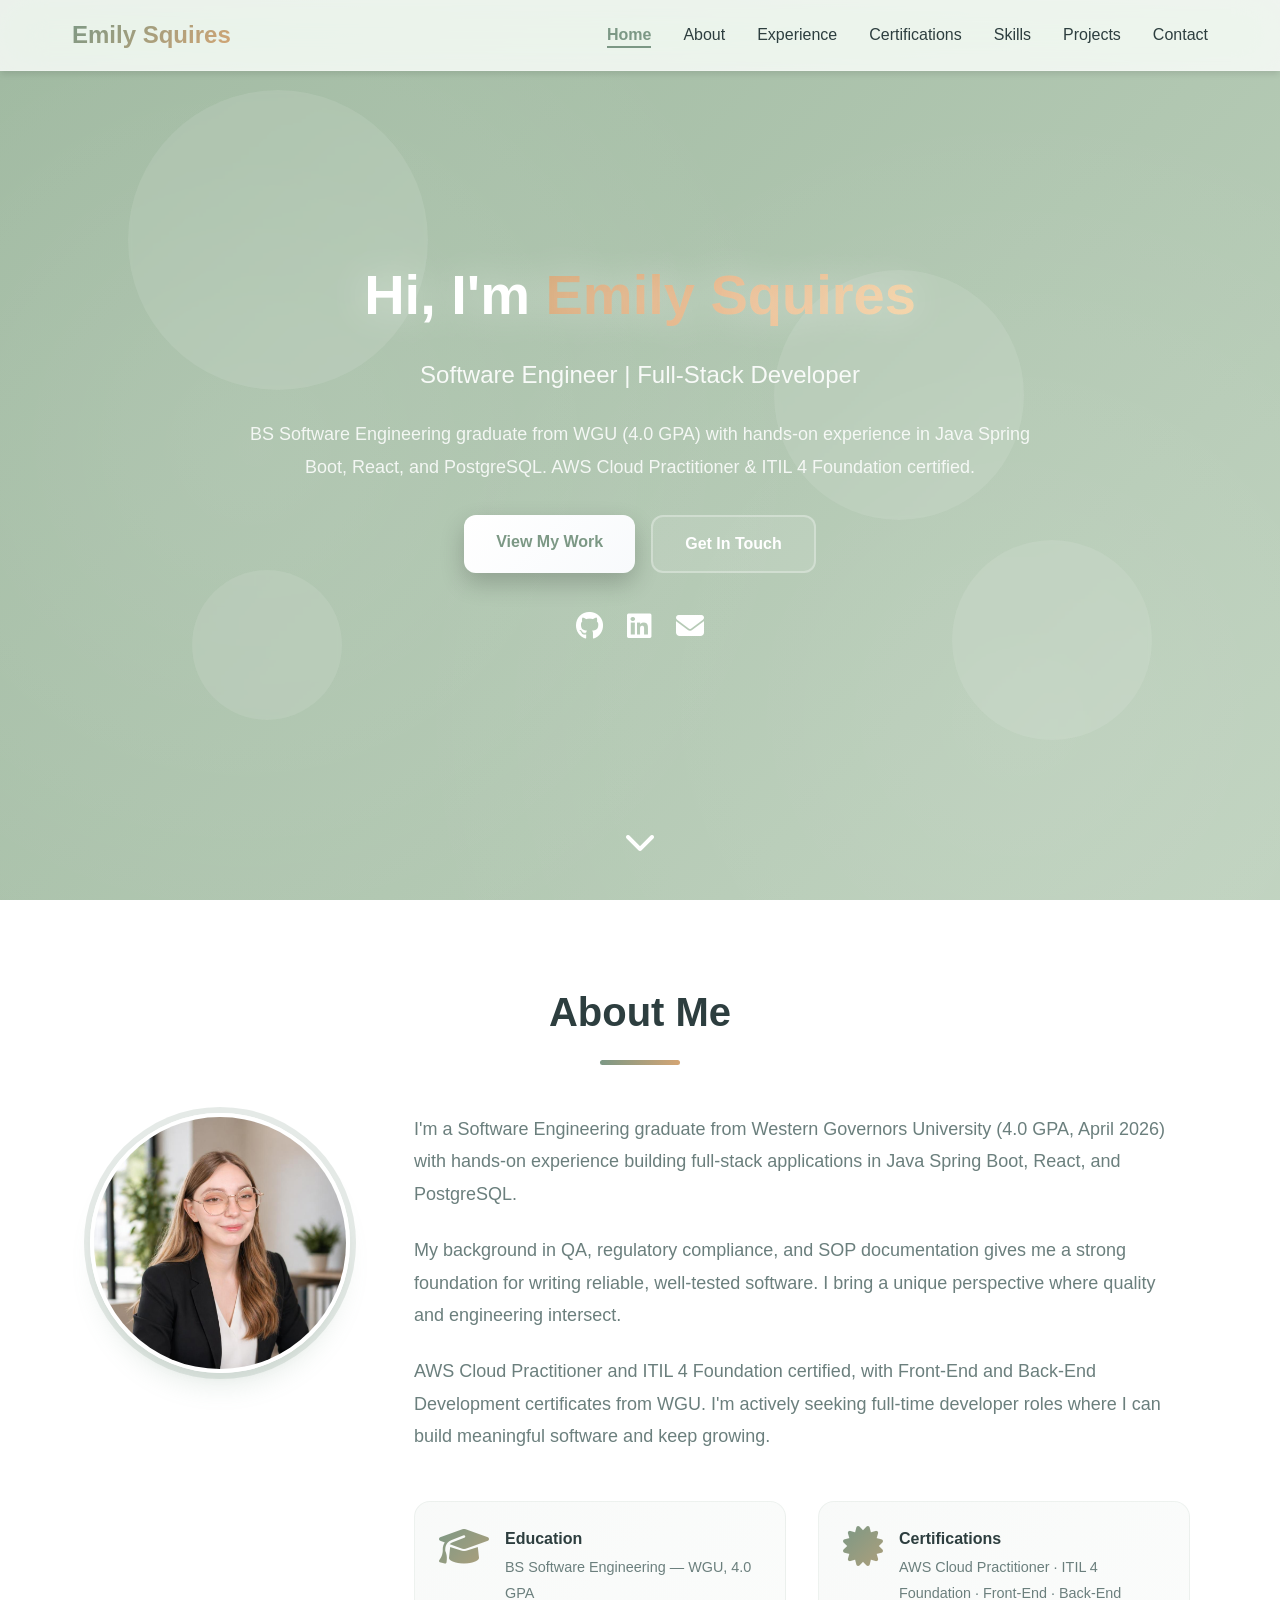
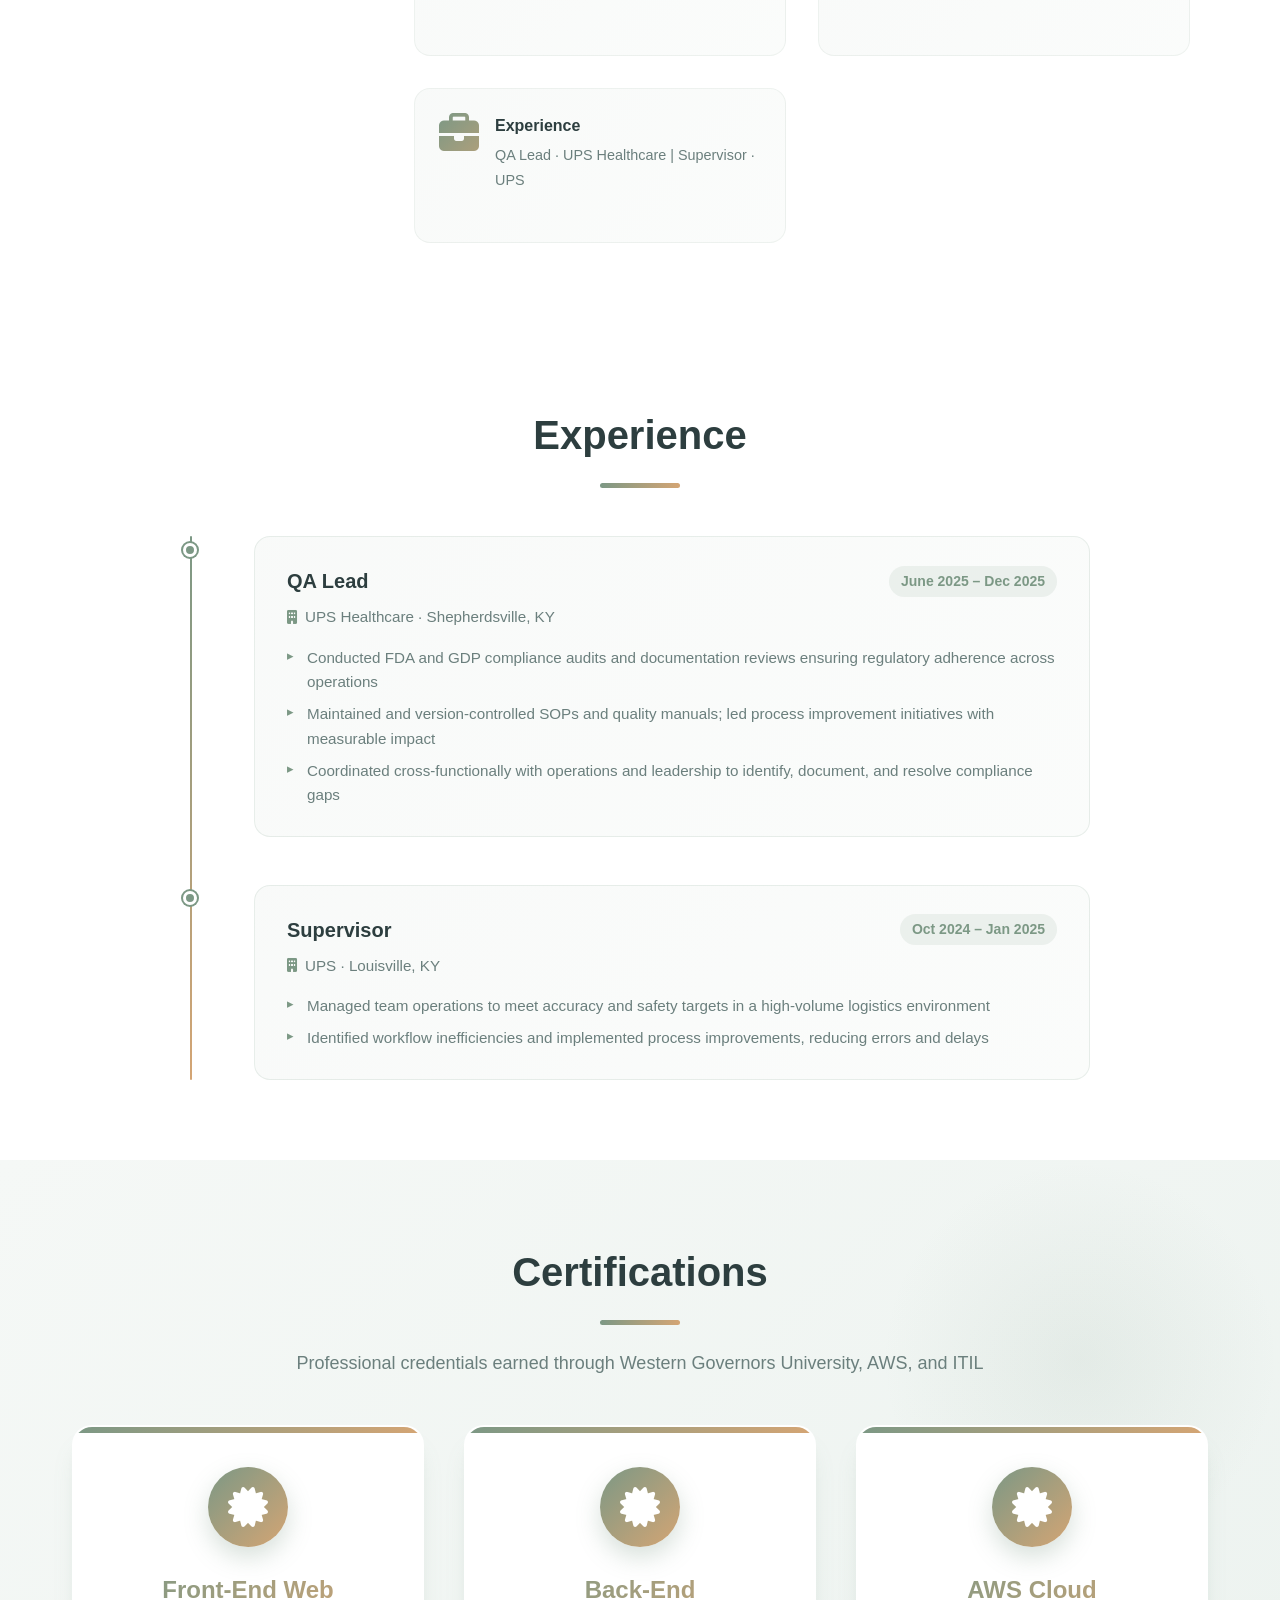
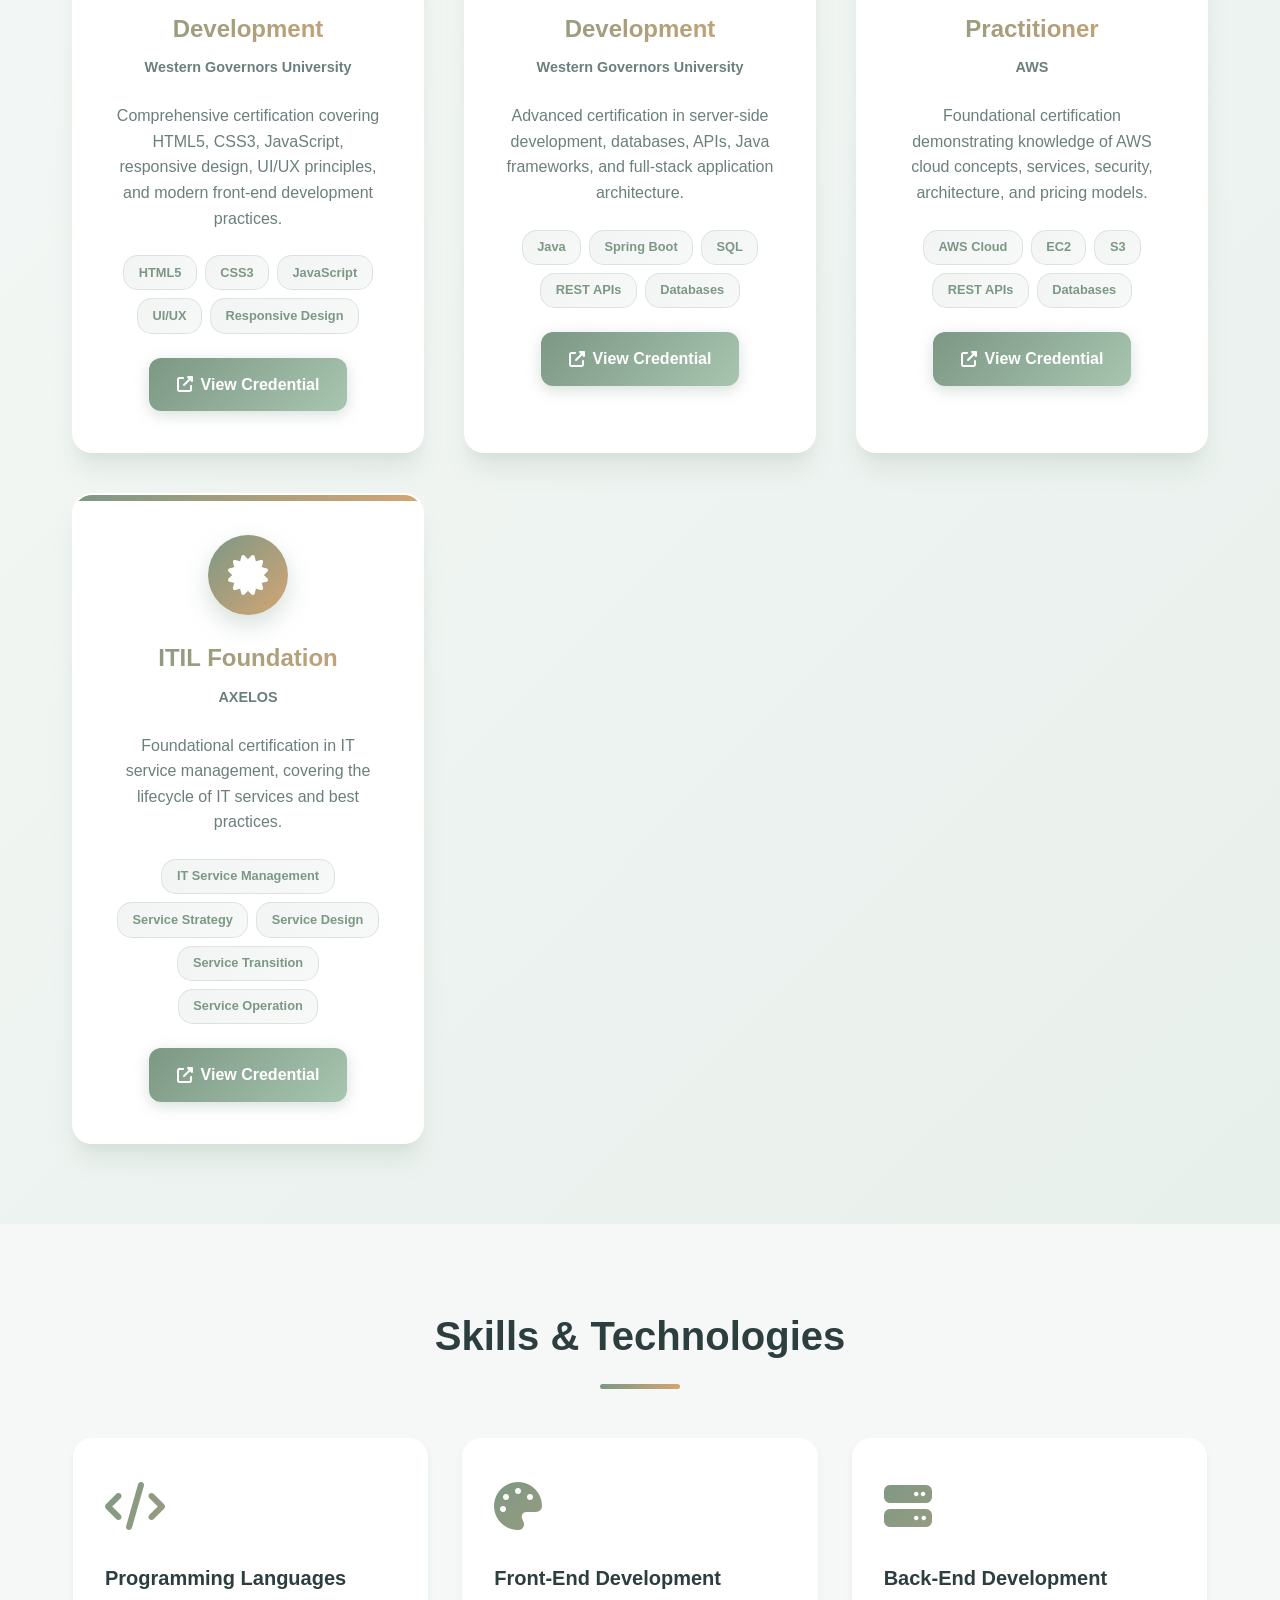
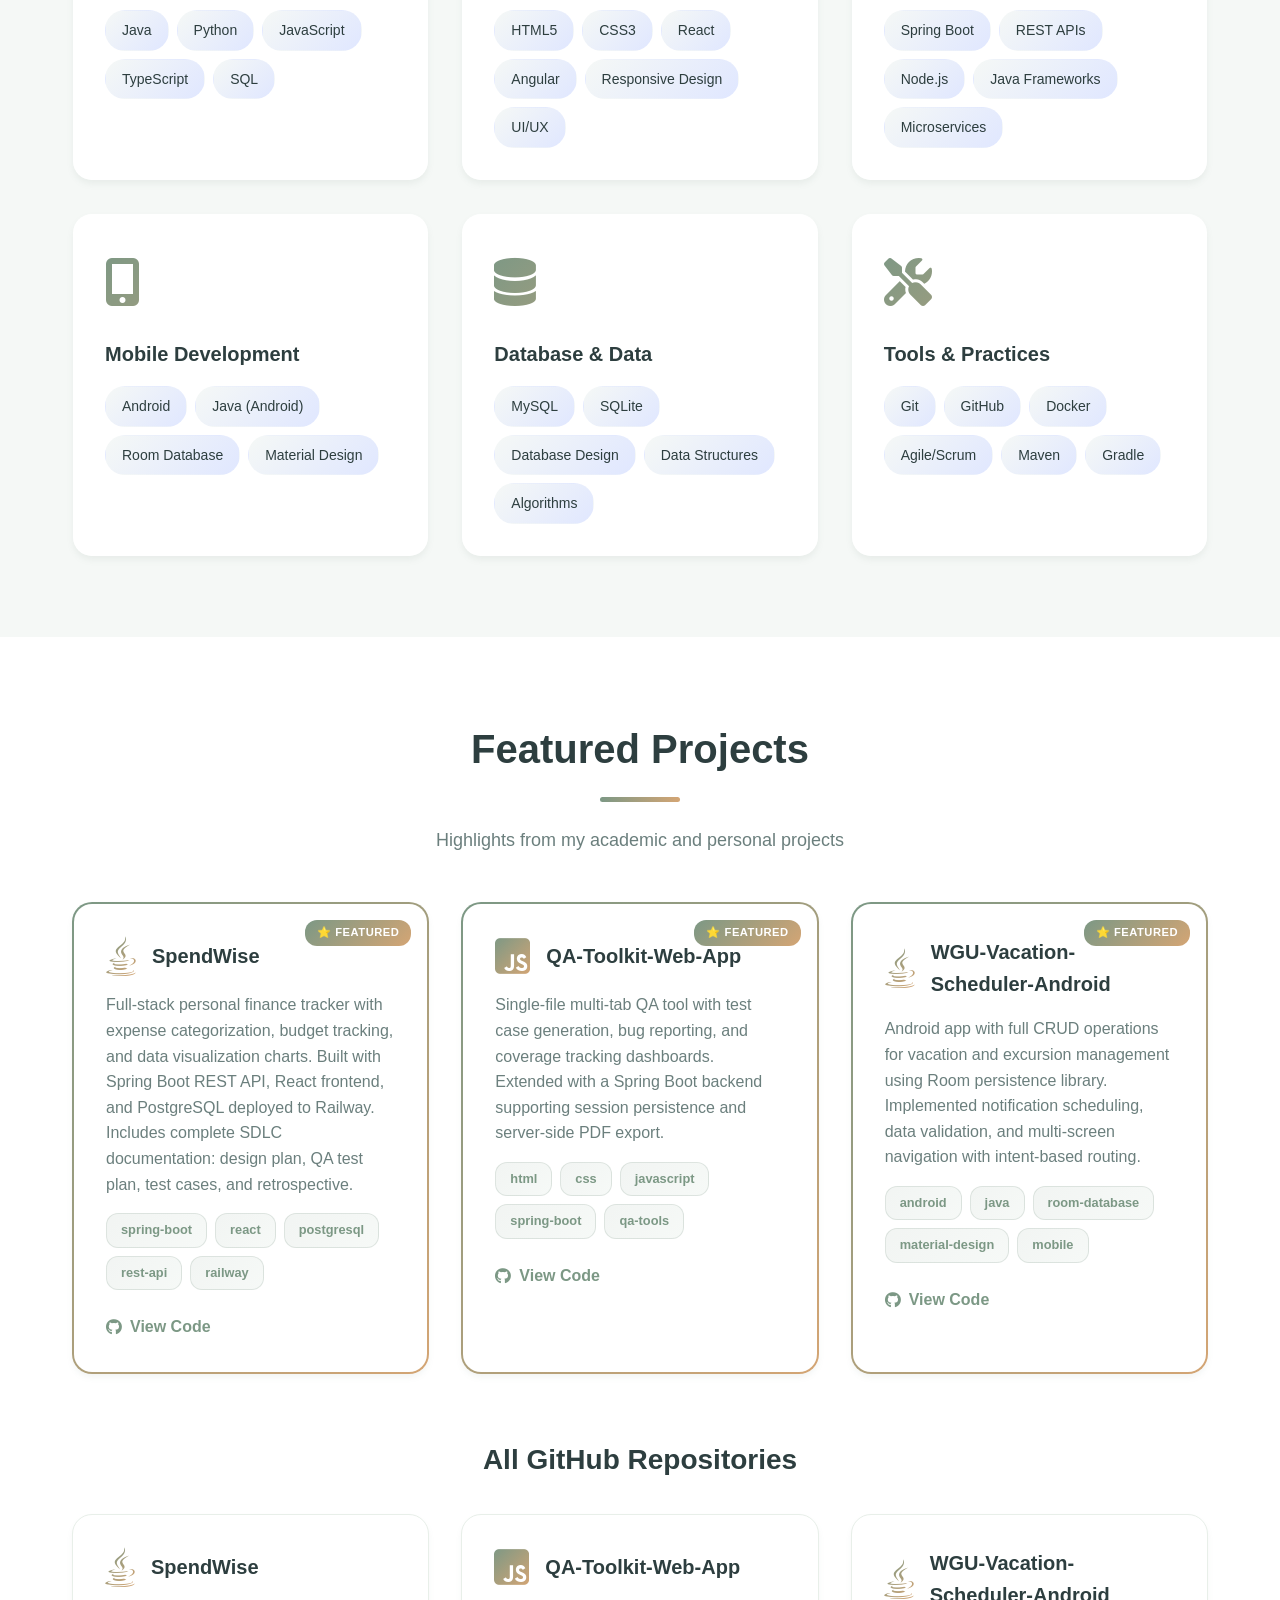
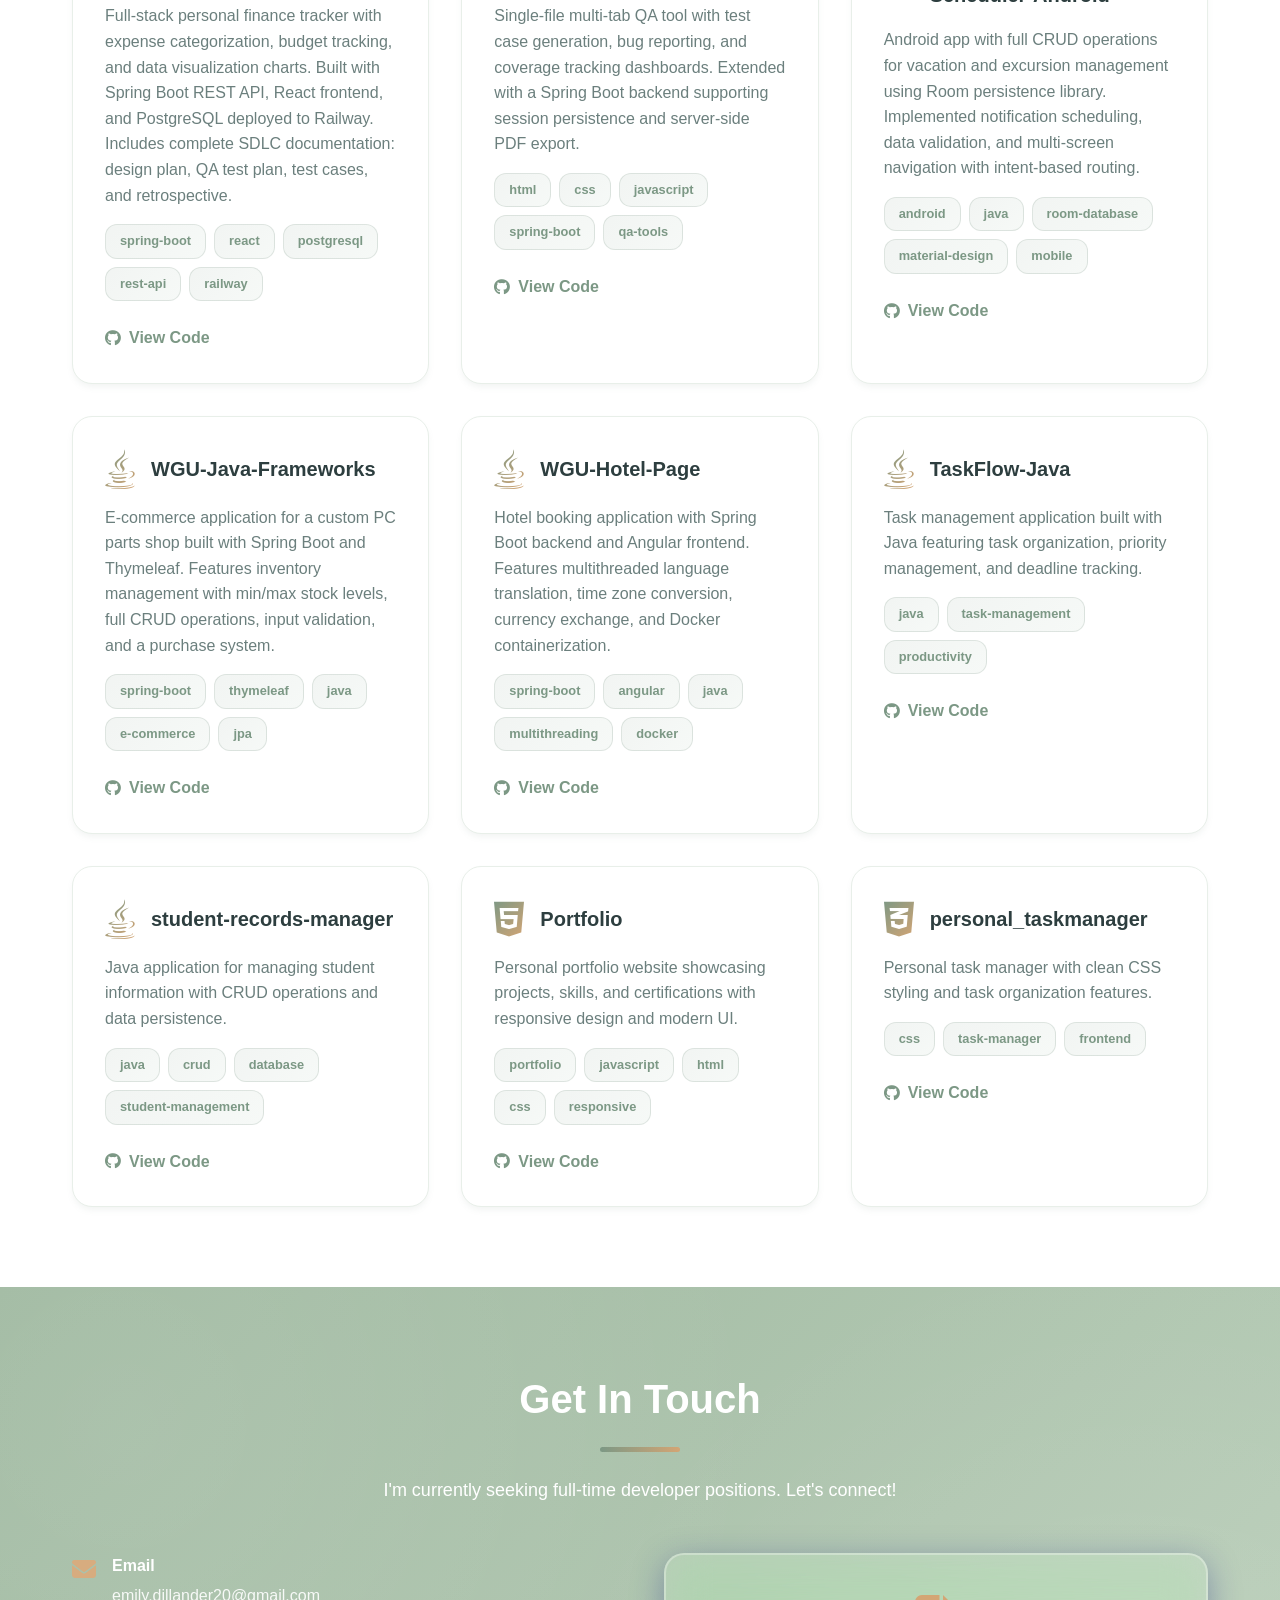
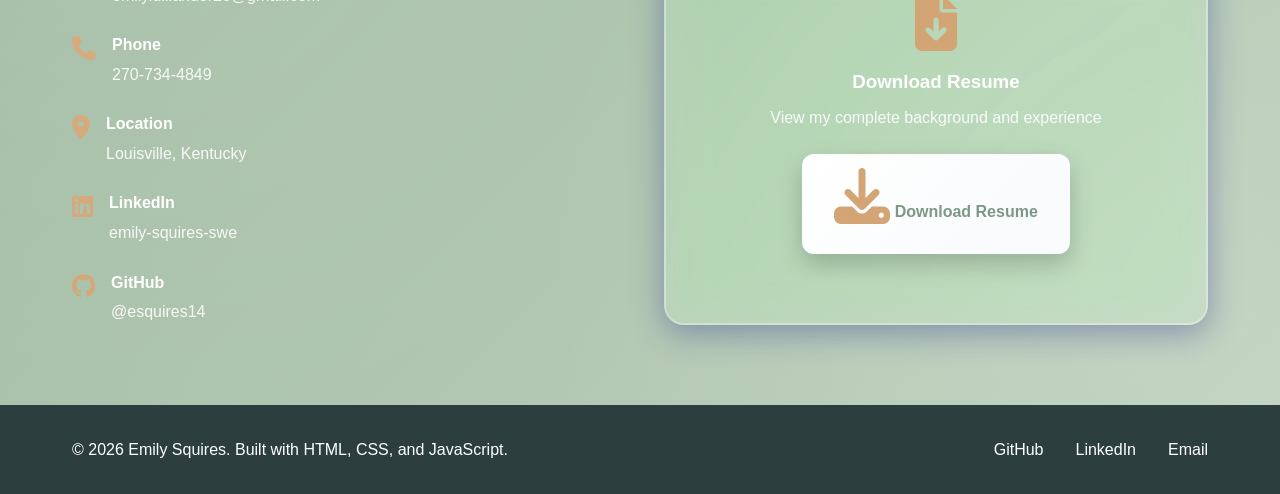
<file: index.html>
<!DOCTYPE html>
<html lang="en">
<head>
    <meta charset="UTF-8">
    <meta name="viewport" content="width=device-width, initial-scale=1.0">
    <meta name="description" content="Emily Squires - Software Engineer | Full-Stack Developer Portfolio">
    <meta name="author" content="Emily Squires">
    <title>Emily Squires | Software Engineer</title>
    <link rel="stylesheet" href="styles.css">
    <link rel="stylesheet" href="https://cdnjs.cloudflare.com/ajax/libs/font-awesome/6.4.0/css/all.min.css">
</head>
<body>
    <!-- Navigation -->
    <nav class="navbar">
        <div class="container">
            <div class="nav-brand">Emily Squires</div>
            <ul class="nav-menu">
                <li><a href="#home" class="nav-link">Home</a></li>
                <li><a href="#about" class="nav-link">About</a></li>
                <li><a href="#experience" class="nav-link">Experience</a></li>
                <li><a href="#certifications" class="nav-link">Certifications</a></li>
                <li><a href="#skills" class="nav-link">Skills</a></li>
                <li><a href="#projects" class="nav-link">Projects</a></li>
                <li><a href="#contact" class="nav-link">Contact</a></li>
            </ul>
            <div class="hamburger">
                <span></span>
                <span></span>
                <span></span>
            </div>
        </div>
    </nav>

    <!-- Hero Section -->
    <section id="home" class="hero">
        <!-- Animated background shapes -->
        <div class="hero-shapes">
            <div class="shape shape-1"></div>
            <div class="shape shape-2"></div>
            <div class="shape shape-3"></div>
            <div class="shape shape-4"></div>
        </div>
        <div class="hero-content">
            <h1 class="hero-title">Hi, I'm <span class="highlight">Emily Squires</span></h1>
            <p class="hero-subtitle">Software Engineer | Full-Stack Developer</p>
            <p class="hero-description">
                BS Software Engineering graduate from WGU (4.0 GPA) with hands-on experience in Java Spring Boot, React, and PostgreSQL.
                AWS Cloud Practitioner &amp; ITIL 4 Foundation certified.
            </p>
            <div class="hero-buttons">
                <a href="#projects" class="btn btn-primary">View My Work</a>
                <a href="/cdn-cgi/l/email-protection#5530383c392c7b313c3939343b3130276765153238343c397b363a38" class="btn btn-secondary">Get In Touch</a>
            </div>
            <div class="social-links">
                <a href="https://github.com/esquires14" target="_blank" aria-label="GitHub">
                    <i class="fab fa-github"></i>
                </a>
                <a href="https://linkedin.com/in/emily-squires-swe" target="_blank" aria-label="LinkedIn">
                    <i class="fab fa-linkedin"></i>
                </a>
                <a href="/cdn-cgi/l/email-protection#bedbd3d7d2c790dad7d2d2dfd0dadbcc8c8efed9d3dfd7d290ddd1d3" aria-label="Email">
                    <i class="fas fa-envelope"></i>
                </a>
            </div>
        </div>
        <div class="scroll-indicator">
            <a href="#about">
                <i class="fas fa-chevron-down"></i>
            </a>
        </div>
    </section>

    <!-- About Section -->
    <section id="about" class="about">
        <div class="container">
            <h2 class="section-title">About Me</h2>
            <div class="about-content">
                <div class="about-photo">
                    <img src="emily-squires.jpg" alt="Emily Squires" class="profile-photo" />
                </div>
                <div class="about-text">
                    <p>
                        I'm a Software Engineering graduate from Western Governors University (4.0 GPA, April 2026)
                        with hands-on experience building full-stack applications in Java Spring Boot, React, and PostgreSQL.
                    </p>
                    <p>
                        My background in QA, regulatory compliance, and SOP documentation gives me a strong foundation
                        for writing reliable, well-tested software. I bring a unique perspective where quality and
                        engineering intersect.
                    </p>
                    <p>
                        AWS Cloud Practitioner and ITIL 4 Foundation certified, with Front-End and Back-End Development
                        certificates from WGU. I'm actively seeking full-time developer roles where I can build meaningful
                        software and keep growing.
                    </p>
                    <div class="about-highlights">
                        <div class="highlight-item">
                            <i class="fas fa-graduation-cap"></i>
                            <div>
                                <h4>Education</h4>
                                <p>BS Software Engineering — WGU, 4.0 GPA</p>
                            </div>
                        </div>
                        <div class="highlight-item">
                            <i class="fas fa-certificate"></i>
                            <div>
                                <h4>Certifications</h4>
                                <p>AWS Cloud Practitioner · ITIL 4 Foundation · Front-End · Back-End</p>
                            </div>
                        </div>
                        <div class="highlight-item">
                            <i class="fas fa-briefcase"></i>
                            <div>
                                <h4>Experience</h4>
                                <p>QA Lead · UPS Healthcare | Supervisor · UPS</p>
                            </div>
                        </div>
                    </div>
                </div>
            </div>
        </div>
    </section>

    <!-- Experience Section -->
    <section id="experience" class="experience">
        <div class="container">
            <h2 class="section-title">Experience</h2>
            <div class="timeline">
                <div class="timeline-item">
                    <div class="timeline-marker"></div>
                    <div class="timeline-content">
                        <div class="timeline-header">
                            <h3>QA Lead</h3>
                            <span class="timeline-date">June 2025 – Dec 2025</span>
                        </div>
                        <p class="timeline-company"><i class="fas fa-building"></i> UPS Healthcare · Shepherdsville, KY</p>
                        <ul class="timeline-bullets">
                            <li>Conducted FDA and GDP compliance audits and documentation reviews ensuring regulatory adherence across operations</li>
                            <li>Maintained and version-controlled SOPs and quality manuals; led process improvement initiatives with measurable impact</li>
                            <li>Coordinated cross-functionally with operations and leadership to identify, document, and resolve compliance gaps</li>
                        </ul>
                    </div>
                </div>
                <div class="timeline-item">
                    <div class="timeline-marker"></div>
                    <div class="timeline-content">
                        <div class="timeline-header">
                            <h3>Supervisor</h3>
                            <span class="timeline-date">Oct 2024 – Jan 2025</span>
                        </div>
                        <p class="timeline-company"><i class="fas fa-building"></i> UPS · Louisville, KY</p>
                        <ul class="timeline-bullets">
                            <li>Managed team operations to meet accuracy and safety targets in a high-volume logistics environment</li>
                            <li>Identified workflow inefficiencies and implemented process improvements, reducing errors and delays</li>
                        </ul>
                    </div>
                </div>
            </div>
        </div>
    </section>

    <!-- Certifications Section -->
    <section id="certifications" class="certifications">
        <div class="container">
            <h2 class="section-title">Certifications</h2>
            <p class="section-subtitle">Professional credentials earned through Western Governors University, AWS, and ITIL</p>
            
            <div class="certifications-grid">
                <div class="cert-card">
                    <div class="cert-badge">
                        <i class="fas fa-certificate"></i>
                    </div>
                    <h3>Front-End Web Development</h3>
                    <p class="cert-issuer">Western Governors University</p>
                    <p class="cert-description">
                        Comprehensive certification covering HTML5, CSS3, JavaScript, responsive design, 
                        UI/UX principles, and modern front-end development practices.
                    </p>
                    <div class="cert-skills">
                        <span class="cert-skill">HTML5</span>
                        <span class="cert-skill">CSS3</span>
                        <span class="cert-skill">JavaScript</span>
                        <span class="cert-skill">UI/UX</span>
                        <span class="cert-skill">Responsive Design</span>
                    </div>
                    <a href="https://badges.parchment.com/public/assertions/2FWHGaf-Sl2k_nK9ZBHASQ?identity__email=esquir7%40wgu.edu" 
                       target="_blank" 
                       class="cert-link">
                        <i class="fas fa-external-link-alt"></i> View Credential
                    </a>
                </div>

                <div class="cert-card">
                    <div class="cert-badge">
                        <i class="fas fa-certificate"></i>
                    </div>
                    <h3>Back-End Development</h3>
                    <p class="cert-issuer">Western Governors University</p>
                    <p class="cert-description">
                        Advanced certification in server-side development, databases, APIs, Java frameworks, 
                        and full-stack application architecture.
                    </p>
                    <div class="cert-skills">
                        <span class="cert-skill">Java</span>
                        <span class="cert-skill">Spring Boot</span>
                        <span class="cert-skill">SQL</span>
                        <span class="cert-skill">REST APIs</span>
                        <span class="cert-skill">Databases</span>
                    </div>
                    <a href="https://badgr.com/public/assertions/9Em2eTRERKWWMMD7G3_OGg?identity__email=esquir7%40wgu.edu" 
                       target="_blank" 
                       class="cert-link">
                        <i class="fas fa-external-link-alt"></i> View Credential
                    </a>
                </div>
                <div class="cert-card">
                    <div class="cert-badge">
                        <i class="fas fa-certificate"></i>
                    </div>
                    <h3>AWS Cloud Practitioner</h3>
                    <p class="cert-issuer">AWS</p>
                    <p class="cert-description">
                        Foundational certification demonstrating knowledge of AWS cloud concepts, services, security, 
                        architecture, and pricing models.
                    </p>
                    <div class="cert-skills">
                        <span class="cert-skill">AWS Cloud</span>
                        <span class="cert-skill">EC2</span>
                        <span class="cert-skill">S3</span>
                        <span class="cert-skill">REST APIs</span>
                        <span class="cert-skill">Databases</span>
                    </div>
                    <a href="https://www.credly.com/badges/b4ce98a9-f4b1-4513-881b-ee8dac97cdbb/linked_in_profile" 
                       target="_blank" 
                       class="cert-link">
                        <i class="fas fa-external-link-alt"></i> View Credential
                    </a>
                </div>
                <div class="cert-card">
                    <div class="cert-badge">
                        <i class="fas fa-certificate"></i>
                    </div>
                    <h3>ITIL Foundation</h3>
                    <p class="cert-issuer">AXELOS</p>
                    <p class="cert-description">
                        Foundational certification in IT service management, covering the lifecycle of IT services and best practices.
                    </p>
                    <div class="cert-skills">
                        <span class="cert-skill">IT Service Management</span>
                        <span class="cert-skill">Service Strategy</span>
                        <span class="cert-skill">Service Design</span>
                        <span class="cert-skill">Service Transition</span>
                        <span class="cert-skill">Service Operation</span>
                    </div>
                    <a href="1773937579580.png" 
                       target="_blank" 
                       class="cert-link">
                        <i class="fas fa-external-link-alt"></i> View Credential
                    </a>
                </div>
            </div>
        </div>
    </section>

    <!-- Skills Section -->
    <section id="skills" class="skills">
        <div class="container">
            <h2 class="section-title">Skills & Technologies</h2>
            <div class="skills-grid">
                <div class="skill-category">
                    <div class="skill-icon">
                        <i class="fas fa-code"></i>
                    </div>
                    <h3>Programming Languages</h3>
                    <div class="skill-tags">
                        <span class="skill-tag">Java</span>
                        <span class="skill-tag">Python</span>
                        <span class="skill-tag">JavaScript</span>
                        <span class="skill-tag">TypeScript</span>
                        <span class="skill-tag">SQL</span>
                    </div>
                </div>

                <div class="skill-category">
                    <div class="skill-icon">
                        <i class="fas fa-palette"></i>
                    </div>
                    <h3>Front-End Development</h3>
                    <div class="skill-tags">
                        <span class="skill-tag">HTML5</span>
                        <span class="skill-tag">CSS3</span>
                        <span class="skill-tag">React</span>
                        <span class="skill-tag">Angular</span>
                        <span class="skill-tag">Responsive Design</span>
                        <span class="skill-tag">UI/UX</span>
                    </div>
                </div>

                <div class="skill-category">
                    <div class="skill-icon">
                        <i class="fas fa-server"></i>
                    </div>
                    <h3>Back-End Development</h3>
                    <div class="skill-tags">
                        <span class="skill-tag">Spring Boot</span>
                        <span class="skill-tag">REST APIs</span>
                        <span class="skill-tag">Node.js</span>
                        <span class="skill-tag">Java Frameworks</span>
                        <span class="skill-tag">Microservices</span>
                    </div>
                </div>

                <div class="skill-category">
                    <div class="skill-icon">
                        <i class="fas fa-mobile-alt"></i>
                    </div>
                    <h3>Mobile Development</h3>
                    <div class="skill-tags">
                        <span class="skill-tag">Android</span>
                        <span class="skill-tag">Java (Android)</span>
                        <span class="skill-tag">Room Database</span>
                        <span class="skill-tag">Material Design</span>
                    </div>
                </div>

                <div class="skill-category">
                    <div class="skill-icon">
                        <i class="fas fa-database"></i>
                    </div>
                    <h3>Database & Data</h3>
                    <div class="skill-tags">
                        <span class="skill-tag">MySQL</span>
                        <span class="skill-tag">SQLite</span>
                        <span class="skill-tag">Database Design</span>
                        <span class="skill-tag">Data Structures</span>
                        <span class="skill-tag">Algorithms</span>
                    </div>
                </div>

                <div class="skill-category">
                    <div class="skill-icon">
                        <i class="fas fa-tools"></i>
                    </div>
                    <h3>Tools & Practices</h3>
                    <div class="skill-tags">
                        <span class="skill-tag">Git</span>
                        <span class="skill-tag">GitHub</span>
                        <span class="skill-tag">Docker</span>
                        <span class="skill-tag">Agile/Scrum</span>
                        <span class="skill-tag">Maven</span>
                        <span class="skill-tag">Gradle</span>
                    </div>
                </div>
            </div>
        </div>
    </section>

    <!-- Featured Projects Section -->
    <section id="projects" class="projects">
        <div class="container">
            <h2 class="section-title">Featured Projects</h2>
            <p class="section-subtitle">Highlights from my academic and personal projects</p>
            
            <div class="projects-grid" id="featured-projects">
                <!-- Featured projects will be loaded here by JavaScript -->
            </div>

            <h3 class="subsection-title">All GitHub Repositories</h3>
            <div class="repos-grid" id="all-repos">
                <div class="loading">
                    <i class="fas fa-spinner fa-spin"></i>
                    <p>Loading repositories...</p>
                </div>
            </div>
        </div>
    </section>

    <!-- Contact Section -->
    <section id="contact" class="contact">
        <div class="container">
            <h2 class="section-title">Get In Touch</h2>
            <p class="section-subtitle">I'm currently seeking full-time developer positions. Let's connect!</p>
            
            <div class="contact-grid">
                <div class="contact-info">
                    <div class="contact-item">
                        <i class="fas fa-envelope"></i>
                        <div>
                            <h4>Email</h4>
                             <a href="mailto:emily.dillander20@gmail.com">emily.dillander20@gmail.com</a>
                        </div>
                    </div>
                    <div class="contact-item">
                        <i class="fas fa-phone"></i>
                        <div>
                            <h4>Phone</h4>
                            <a href="tel:270-734-4849">270-734-4849</a>
                        </div>
                    </div>
                    <div class="contact-item">
                        <i class="fas fa-map-marker-alt"></i>
                        <div>
                            <h4>Location</h4>
                            <p>Louisville, Kentucky</p>
                        </div>
                    </div>
                    <div class="contact-item">
                        <i class="fab fa-linkedin"></i>
                        <div>
                            <h4>LinkedIn</h4>
                            <a href="https://linkedin.com/in/emily-squires-swe" target="_blank">emily-squires-swe</a>
                        </div>
                    </div>
                    <div class="contact-item">
                        <i class="fab fa-github"></i>
                        <div>
                            <h4>GitHub</h4>
                            <a href="https://github.com/esquires14" target="_blank">@esquires14</a>
                        </div>
                    </div>
                </div>

                <div class="resume-download">
                    <i class="fas fa-file-download"></i>
                    <h3>Download Resume</h3>
                    <p>View my complete background and experience</p>
                    <a href="Emily_Squires_SWE_Resume.docx" class="btn btn-primary" id="download-resume">
                        <i class="fas fa-download"></i> Download Resume
                    </a>
                </div>
            </div>
        </div>
    </section>

    <!-- Footer -->
    <footer class="footer">
        <div class="container">
            <p>&copy; 2026 Emily Squires. Built with HTML, CSS, and JavaScript.</p>
            <div class="footer-links">
                <a href="https://github.com/esquires14" target="_blank">GitHub</a>
                <a href="https://linkedin.com/in/emily-squires-swe" target="_blank">LinkedIn</a>
                <a href="mailto:emily.dillander20@gmail.com">Email</a>
            </div>
        </div>
    </footer>

    <script src="script.js"></script>
</body>
</html>
</file>
<file: styles.css>
/* ==================== */
/* CSS VARIABLES */
/* ==================== */
:root {
    --primary-color: #7c9885;
    --secondary-color: #a8c5b0;
    --accent-color: #d4a574;
    --accent-secondary: #6b8e7f;
    --dark-bg: #2d3e3f;
    --light-bg: #f5f8f6;
    --card-bg: #ffffff;
    --text-dark: #2d3e3f;
    --text-light: #6b7f7d;
    --text-white: #ffffff;
    --border-color: #e8efe9;
    --shadow: 0 4px 6px -1px rgba(124, 152, 133, 0.1);
    --shadow-lg: 0 20px 25px -5px rgba(124, 152, 133, 0.15), 0 10px 10px -5px rgba(124, 152, 133, 0.08);
    --shadow-colored: 0 20px 25px -5px rgba(124, 152, 133, 0.25);
    --transition: all 0.3s cubic-bezier(0.4, 0, 0.2, 1);
    --gradient-1: linear-gradient(135deg, #7c9885 0%, #a8c5b0 100%);
    --gradient-2: linear-gradient(135deg, #c9dac8 0%, #d4a574 100%);
    --gradient-3: linear-gradient(135deg, #6b8e7f 0%, #a8c5b0 100%);
    --gradient-4: linear-gradient(135deg, #9eb89f 0%, #c9dac8 100%);
    --gradient-5: linear-gradient(135deg, #d4a574 0%, #e8b88b 100%);
}

/* ==================== */
/* RESET & GLOBAL */
/* ==================== */
* {
    margin: 0;
    padding: 0;
    box-sizing: border-box;
}

html {
    scroll-behavior: smooth;
}

body {
    font-family: -apple-system, BlinkMacSystemFont, 'Segoe UI', Roboto, 'Helvetica Neue', Arial, sans-serif;
    line-height: 1.6;
    color: var(--text-dark);
    background-color: var(--light-bg);
}

.container {
    max-width: 1200px;
    margin: 0 auto;
    padding: 0 2rem;
}

section {
    padding: 5rem 0;
}

/* ==================== */
/* NAVIGATION */
/* ==================== */
.navbar {
    position: fixed;
    top: 0;
    width: 100%;
    background: rgba(255, 255, 255, 0.8);
    backdrop-filter: blur(20px) saturate(180%);
    -webkit-backdrop-filter: blur(20px) saturate(180%);
    box-shadow: 0 8px 32px 0 rgba(31, 38, 135, 0.15);
    border-bottom: 1px solid rgba(255, 255, 255, 0.18);
    z-index: 1000;
    transition: var(--transition);
}

.navbar .container {
    display: flex;
    justify-content: space-between;
    align-items: center;
    padding: 1rem 2rem;
}

.nav-brand {
    font-size: 1.5rem;
    font-weight: 700;
    background: linear-gradient(135deg, var(--primary-color), var(--accent-color));
    -webkit-background-clip: text;
    -webkit-text-fill-color: transparent;
    background-clip: text;
}

.nav-menu {
    display: flex;
    list-style: none;
    gap: 2rem;
}

.nav-link {
    text-decoration: none;
    color: var(--text-dark);
    font-weight: 500;
    transition: var(--transition);
    position: relative;
}

.nav-link::after {
    content: '';
    position: absolute;
    bottom: -5px;
    left: 0;
    width: 0;
    height: 2px;
    background-color: var(--primary-color);
    transition: width 0.3s ease;
}

.nav-link:hover::after {
    width: 100%;
}

.nav-link:hover {
    color: var(--primary-color);
}

.hamburger {
    display: none;
    flex-direction: column;
    cursor: pointer;
    gap: 4px;
}

.hamburger span {
    width: 25px;
    height: 3px;
    background-color: var(--text-dark);
    transition: var(--transition);
}

/* ==================== */
/* HERO SECTION */
/* ==================== */
.hero {
    min-height: 100vh;
    display: flex;
    align-items: center;
    justify-content: center;
    background: linear-gradient(-45deg, #7c9885, #a8c5b0, #c9dac8, #9eb89f);
    background-size: 400% 400%;
    animation: gradientShift 15s ease infinite;
    color: var(--text-white);
    text-align: center;
    position: relative;
    padding-top: 80px;
    overflow: hidden;
}

.hero::before {
    content: '';
    position: absolute;
    top: 0;
    left: 0;
    right: 0;
    bottom: 0;
    background: 
        radial-gradient(circle at 20% 50%, rgba(255, 255, 255, 0.1) 0%, transparent 50%),
        radial-gradient(circle at 80% 80%, rgba(255, 255, 255, 0.1) 0%, transparent 50%);
    pointer-events: none;
}

@keyframes gradientShift {
    0% { background-position: 0% 50%; }
    50% { background-position: 100% 50%; }
    100% { background-position: 0% 50%; }
}

.hero-content {
    max-width: 800px;
    animation: fadeInUp 1s ease;
}

.hero-title {
    font-size: 3.5rem;
    font-weight: 700;
    margin-bottom: 1rem;
    text-shadow: 0 0 40px rgba(255, 255, 255, 0.5);
}

.highlight {
    background: linear-gradient(135deg, #d4a574, #e8b88b, #f5d5a8);
    -webkit-background-clip: text;
    -webkit-text-fill-color: transparent;
    background-clip: text;
    animation: glow 2s ease-in-out infinite alternate;
}

@keyframes glow {
    from {
        filter: drop-shadow(0 0 10px rgba(212, 165, 116, 0.5));
    }
    to {
        filter: drop-shadow(0 0 20px rgba(212, 165, 116, 0.8));
    }
}

.hero-subtitle {
    font-size: 1.5rem;
    margin-bottom: 1.5rem;
    opacity: 0.9;
}

.hero-description {
    font-size: 1.125rem;
    margin-bottom: 2rem;
    opacity: 0.85;
    line-height: 1.8;
}

.hero-buttons {
    display: flex;
    gap: 1rem;
    justify-content: center;
    margin-bottom: 2rem;
}

.btn {
    padding: 0.875rem 2rem;
    border-radius: 12px;
    text-decoration: none;
    font-weight: 600;
    transition: var(--transition);
    display: inline-block;
    position: relative;
    overflow: hidden;
}

.btn::before {
    content: '';
    position: absolute;
    top: 0;
    left: -100%;
    width: 100%;
    height: 100%;
    background: linear-gradient(90deg, transparent, rgba(255, 255, 255, 0.3), transparent);
    transition: left 0.5s;
}

.btn:hover::before {
    left: 100%;
}

.btn-primary {
    background: linear-gradient(135deg, #ffffff, #f8fafc);
    color: var(--primary-color);
    box-shadow: 0 10px 25px rgba(0, 0, 0, 0.2);
}

.btn-primary:hover {
    transform: translateY(-3px) scale(1.05);
    box-shadow: 0 15px 35px rgba(0, 0, 0, 0.3);
}

.btn-secondary {
    background: rgba(255, 255, 255, 0.1);
    backdrop-filter: blur(10px);
    color: var(--text-white);
    border: 2px solid rgba(255, 255, 255, 0.3);
}

.btn-secondary:hover {
    background: rgba(255, 255, 255, 0.2);
    border-color: rgba(255, 255, 255, 0.5);
    transform: translateY(-3px) scale(1.05);
}

.social-links {
    display: flex;
    gap: 1.5rem;
    justify-content: center;
}

.social-links a {
    color: var(--text-white);
    font-size: 1.75rem;
    transition: var(--transition);
}

.social-links a:hover {
    transform: translateY(-3px);
    color: #fbbf24;
}

.scroll-indicator {
    position: absolute;
    bottom: 2rem;
    left: 50%;
    transform: translateX(-50%);
    animation: bounce 2s infinite;
}

.scroll-indicator a {
    color: var(--text-white);
    font-size: 2rem;
}

/* ==================== */
/* ABOUT SECTION */
/* ==================== */
.about {
    background-color: var(--card-bg);
}

.section-title {
    font-size: 2.5rem;
    text-align: center;
    margin-bottom: 3rem;
    color: var(--text-dark);
    position: relative;
    font-weight: 700;
}

.section-title::after {
    content: '';
    display: block;
    width: 80px;
    height: 5px;
    background: linear-gradient(90deg, var(--primary-color), var(--accent-color));
    margin: 1rem auto 0;
    border-radius: 10px;
    animation: pulse 2s ease-in-out infinite;
}

@keyframes pulse {
    0%, 100% {
        transform: scaleX(1);
        opacity: 1;
    }
    50% {
        transform: scaleX(1.2);
        opacity: 0.8;
    }
}

.about-content {
    display: flex;
    gap: 4rem;
    align-items: flex-start;
    max-width: 1100px;
    margin: 0 auto;
}

.about-photo {
    flex-shrink: 0;
}

.profile-photo {
    width: 260px;
    height: 260px;
    border-radius: 50%;
    object-fit: cover;
    object-position: center top;
    box-shadow: 0 0 0 6px rgba(124, 152, 133, 0.2), var(--shadow-lg);
    border: 4px solid var(--card-bg);
}

.about-text p {
    font-size: 1.125rem;
    color: var(--text-light);
    margin-bottom: 1.5rem;
    line-height: 1.8;
}

.about-highlights {
    display: grid;
    grid-template-columns: repeat(auto-fit, minmax(250px, 1fr));
    gap: 2rem;
    margin-top: 3rem;
}

.highlight-item {
    display: flex;
    gap: 1rem;
    padding: 1.5rem;
    background: linear-gradient(135deg, rgba(124, 152, 133, 0.05), rgba(168, 197, 176, 0.05));
    border-radius: 16px;
    transition: var(--transition);
    border: 1px solid rgba(124, 152, 133, 0.1);
    position: relative;
    overflow: hidden;
}

.highlight-item::before {
    content: '';
    position: absolute;
    top: 0;
    left: 0;
    width: 4px;
    height: 100%;
    background: linear-gradient(180deg, var(--primary-color), var(--accent-color));
    transform: scaleY(0);
    transition: transform 0.3s ease;
}

.highlight-item:hover::before {
    transform: scaleY(1);
}

.highlight-item:hover {
    transform: translateX(8px);
    box-shadow: var(--shadow-colored);
    background: linear-gradient(135deg, rgba(124, 152, 133, 0.1), rgba(168, 197, 176, 0.1));
}

.highlight-item i {
    font-size: 2.5rem;
    background: linear-gradient(135deg, var(--primary-color), var(--accent-color));
    -webkit-background-clip: text;
    -webkit-text-fill-color: transparent;
    background-clip: text;
    transition: var(--transition);
}

.highlight-item:hover i {
    transform: scale(1.15) rotate(5deg);
}

.highlight-item h4 {
    color: var(--text-dark);
    margin-bottom: 0.25rem;
}

.highlight-item p {
    color: var(--text-light);
    font-size: 0.9rem;
}

/* ==================== */
/* EXPERIENCE SECTION */
/* ==================== */
.experience {
    background-color: var(--card-bg);
}

.timeline {
    position: relative;
    max-width: 900px;
    margin: 0 auto;
    padding-left: 2rem;
}

.timeline::before {
    content: '';
    position: absolute;
    left: 0;
    top: 0;
    bottom: 0;
    width: 2px;
    background: linear-gradient(180deg, var(--primary-color), var(--accent-color));
    border-radius: 2px;
}

.timeline-item {
    position: relative;
    margin-bottom: 3rem;
    padding-left: 2rem;
}

.timeline-item:last-child {
    margin-bottom: 0;
}

.timeline-marker {
    position: absolute;
    left: -2.45rem;
    top: 0.4rem;
    width: 14px;
    height: 14px;
    border-radius: 50%;
    background: var(--primary-color);
    border: 3px solid var(--card-bg);
    box-shadow: 0 0 0 2px var(--primary-color);
}

.timeline-content {
    background: linear-gradient(135deg, rgba(124, 152, 133, 0.05), rgba(168, 197, 176, 0.05));
    border: 1px solid rgba(124, 152, 133, 0.15);
    border-radius: 16px;
    padding: 1.75rem 2rem;
    transition: var(--transition);
}

.timeline-content:hover {
    box-shadow: var(--shadow-colored);
    transform: translateX(4px);
}

.timeline-header {
    display: flex;
    justify-content: space-between;
    align-items: center;
    flex-wrap: wrap;
    gap: 0.5rem;
    margin-bottom: 0.5rem;
}

.timeline-header h3 {
    font-size: 1.25rem;
    color: var(--text-dark);
}

.timeline-date {
    font-size: 0.875rem;
    color: var(--primary-color);
    font-weight: 600;
    background: rgba(124, 152, 133, 0.12);
    padding: 0.25rem 0.75rem;
    border-radius: 20px;
}

.timeline-company {
    font-size: 0.95rem;
    color: var(--text-light);
    margin-bottom: 1rem;
    display: flex;
    align-items: center;
    gap: 0.5rem;
}

.timeline-company i {
    color: var(--primary-color);
    font-size: 0.85rem;
}

.timeline-bullets {
    list-style: none;
    display: flex;
    flex-direction: column;
    gap: 0.5rem;
}

.timeline-bullets li {
    font-size: 0.95rem;
    color: var(--text-light);
    padding-left: 1.25rem;
    position: relative;
    line-height: 1.6;
}

.timeline-bullets li::before {
    content: '▸';
    position: absolute;
    left: 0;
    color: var(--primary-color);
    font-size: 0.8rem;
}

/* ==================== */
/* SKILLS SECTION */
/* ==================== */
.skills {
    background-color: var(--light-bg);
}

.skills-grid {
    display: grid;
    grid-template-columns: repeat(auto-fit, minmax(300px, 1fr));
    gap: 2rem;
}

.skill-category {
    background: var(--card-bg);
    padding: 2rem;
    border-radius: 20px;
    box-shadow: var(--shadow);
    transition: var(--transition);
    position: relative;
    border: 1px solid transparent;
    background-clip: padding-box;
}

.skill-category::before {
    content: '';
    position: absolute;
    top: 0;
    left: 0;
    right: 0;
    bottom: 0;
    border-radius: 20px;
    padding: 2px;
    background: linear-gradient(135deg, var(--primary-color), var(--accent-color));
    -webkit-mask: linear-gradient(#fff 0 0) content-box, linear-gradient(#fff 0 0);
    -webkit-mask-composite: xor;
    mask-composite: exclude;
    opacity: 0;
    transition: var(--transition);
}

.skill-category:hover::before {
    opacity: 1;
}

.skill-category:hover {
    transform: translateY(-10px) scale(1.02);
    box-shadow: var(--shadow-colored);
}

.skill-icon {
    font-size: 3rem;
    background: linear-gradient(135deg, var(--primary-color), var(--accent-color));
    -webkit-background-clip: text;
    -webkit-text-fill-color: transparent;
    background-clip: text;
    margin-bottom: 1rem;
    transition: var(--transition);
}

.skill-category:hover .skill-icon {
    transform: scale(1.2) rotate(5deg);
}

.skill-category h3 {
    color: var(--text-dark);
    margin-bottom: 1rem;
    font-size: 1.25rem;
}

.skill-tags {
    display: flex;
    flex-wrap: wrap;
    gap: 0.5rem;
}

.skill-tag {
    background: linear-gradient(135deg, var(--light-bg), #e0e7ff);
    color: var(--text-dark);
    padding: 0.5rem 1rem;
    border-radius: 20px;
    font-size: 0.875rem;
    font-weight: 500;
    transition: var(--transition);
    cursor: default;
    border: 1px solid transparent;
}

.skill-tag:hover {
    background: linear-gradient(135deg, var(--primary-color), var(--secondary-color));
    color: var(--text-white);
    transform: translateY(-2px) scale(1.05);
    box-shadow: 0 4px 12px rgba(124, 152, 133, 0.4);
}

/* ==================== */
/* PROJECTS SECTION */
/* ==================== */
.projects {
    background-color: var(--card-bg);
}

.section-subtitle {
    text-align: center;
    color: var(--text-light);
    font-size: 1.125rem;
    margin-top: -1.5rem;
    margin-bottom: 3rem;
}

.subsection-title {
    font-size: 1.75rem;
    margin: 4rem 0 2rem;
    color: var(--text-dark);
    text-align: center;
}

.projects-grid,
.repos-grid {
    display: grid;
    grid-template-columns: repeat(auto-fill, minmax(320px, 1fr));
    gap: 2rem;
}

.project-card,
.repo-card {
    background: var(--card-bg);
    border: 1px solid var(--border-color);
    border-radius: 20px;
    padding: 2rem;
    transition: var(--transition);
    box-shadow: var(--shadow);
    position: relative;
    overflow: hidden;
}

.project-card::before,
.repo-card::before {
    content: '';
    position: absolute;
    top: 0;
    left: 0;
    width: 100%;
    height: 4px;
    background: linear-gradient(90deg, var(--primary-color), var(--accent-color), var(--secondary-color));
    transform: scaleX(0);
    transform-origin: left;
    transition: transform 0.5s ease;
}

.project-card:hover::before,
.repo-card:hover::before {
    transform: scaleX(1);
}

.project-card:hover,
.repo-card:hover {
    transform: translateY(-10px) scale(1.02);
    box-shadow: 0 25px 50px rgba(124, 152, 133, 0.2);
    border-color: var(--primary-color);
}

.project-card.featured {
    background: linear-gradient(135deg, rgba(99, 102, 241, 0.05), rgba(139, 92, 246, 0.05));
    border: 2px solid transparent;
    background-image: 
        linear-gradient(white, white),
        linear-gradient(135deg, var(--primary-color), var(--accent-color));
    background-origin: border-box;
    background-clip: padding-box, border-box;
    position: relative;
}

.project-card.featured::after {
    content: '⭐ FEATURED';
    position: absolute;
    top: 1rem;
    right: 1rem;
    background: linear-gradient(135deg, var(--primary-color), var(--accent-color));
    color: white;
    padding: 0.25rem 0.75rem;
    border-radius: 12px;
    font-size: 0.7rem;
    font-weight: 700;
    letter-spacing: 0.5px;
}

.project-header {
    display: flex;
    align-items: center;
    gap: 1rem;
    margin-bottom: 1rem;
}

.project-icon {
    font-size: 2.5rem;
    background: linear-gradient(135deg, var(--primary-color), var(--accent-color));
    -webkit-background-clip: text;
    -webkit-text-fill-color: transparent;
    background-clip: text;
    transition: var(--transition);
}

.project-card:hover .project-icon,
.repo-card:hover .project-icon {
    transform: scale(1.2) rotate(-5deg);
}

.project-title {
    font-size: 1.25rem;
    color: var(--text-dark);
    margin: 0;
    transition: var(--transition);
}

.project-card:hover .project-title,
.repo-card:hover .project-title {
    background: linear-gradient(135deg, var(--primary-color), var(--accent-color));
    -webkit-background-clip: text;
    -webkit-text-fill-color: transparent;
    background-clip: text;
}

.project-description {
    color: var(--text-light);
    margin-bottom: 1rem;
    line-height: 1.6;
}

.project-tech {
    display: flex;
    flex-wrap: wrap;
    gap: 0.5rem;
    margin-bottom: 1.5rem;
}

.tech-tag {
    background: linear-gradient(135deg, rgba(124, 152, 133, 0.1), rgba(168, 197, 176, 0.1));
    color: var(--primary-color);
    padding: 0.375rem 0.875rem;
    border-radius: 12px;
    font-size: 0.8rem;
    font-weight: 600;
    border: 1px solid rgba(124, 152, 133, 0.2);
    transition: var(--transition);
}

.tech-tag:hover {
    background: linear-gradient(135deg, var(--primary-color), var(--secondary-color));
    color: white;
    transform: translateY(-2px);
    box-shadow: 0 4px 12px rgba(124, 152, 133, 0.3);
}

.project-links {
    display: flex;
    gap: 1rem;
}

.project-link {
    text-decoration: none;
    color: var(--primary-color);
    font-weight: 600;
    display: flex;
    align-items: center;
    gap: 0.5rem;
    transition: var(--transition);
}

.project-link:hover {
    color: var(--secondary-color);
}

.loading {
    text-align: center;
    padding: 3rem;
    color: var(--text-light);
}

.loading i {
    font-size: 3rem;
    margin-bottom: 1rem;
}

/* ==================== */
/* CONTACT SECTION */
/* ==================== */
.contact {
    background: linear-gradient(-45deg, #7c9885, #a8c5b0, #c9dac8, #9eb89f);
    background-size: 400% 400%;
    animation: gradientShift 15s ease infinite;
    color: var(--text-white);
    position: relative;
    overflow: hidden;
}

.contact::before {
    content: '';
    position: absolute;
    top: 0;
    left: 0;
    right: 0;
    bottom: 0;
    background: 
        radial-gradient(circle at 10% 20%, rgba(255, 255, 255, 0.1) 0%, transparent 50%),
        radial-gradient(circle at 90% 80%, rgba(255, 255, 255, 0.1) 0%, transparent 50%);
    pointer-events: none;
}

.contact .section-title,
.contact .section-subtitle {
    color: var(--text-white);
}

.contact .section-title::after {
    background-color: #d4a574;
}

.contact-grid {
    display: grid;
    grid-template-columns: repeat(auto-fit, minmax(300px, 1fr));
    gap: 3rem;
    margin-top: 3rem;
}

.contact-info {
    display: flex;
    flex-direction: column;
    gap: 1.5rem;
}

.contact-item {
    display: flex;
    gap: 1rem;
    align-items: start;
}

.contact-item i {
    font-size: 1.5rem;
    color: #fbbf24;
    margin-top: 0.25rem;
}

.contact-item h4 {
    margin-bottom: 0.25rem;
    font-size: 1rem;
}

.contact-item p,
.contact-item a {
    color: rgba(255, 255, 255, 0.9);
    text-decoration: none;
    transition: var(--transition);
}

.contact-item a:hover {
    color: #fbbf24;
}

.resume-download {
    background: rgba(255, 255, 255, 0.15);
    backdrop-filter: blur(20px) saturate(180%);
    -webkit-backdrop-filter: blur(20px) saturate(180%);
    padding: 2.5rem;
    border-radius: 20px;
    text-align: center;
    border: 2px solid rgba(255, 255, 255, 0.3);
    box-shadow: 0 8px 32px 0 rgba(31, 38, 135, 0.37);
    transition: var(--transition);
}

.resume-download:hover {
    transform: translateY(-5px);
    border-color: rgba(255, 255, 255, 0.5);
    box-shadow: 0 15px 45px 0 rgba(31, 38, 135, 0.5);
}

.resume-download i {
    font-size: 3.5rem;
    color: #d4a574;
    margin-bottom: 1rem;
    animation: float 3s ease-in-out infinite;
}

@keyframes float {
    0%, 100% { transform: translateY(0); }
    50% { transform: translateY(-10px); }
}

.resume-download h3 {
    margin-bottom: 0.5rem;
}

.resume-download p {
    margin-bottom: 1.5rem;
    opacity: 0.9;
}

/* ==================== */
/* FOOTER */
/* ==================== */
.footer {
    background-color: var(--dark-bg);
    color: var(--text-white);
    padding: 2rem 0;
    text-align: center;
}

.footer .container {
    display: flex;
    justify-content: space-between;
    align-items: center;
    flex-wrap: wrap;
    gap: 1rem;
}

.footer-links {
    display: flex;
    gap: 2rem;
}

.footer-links a {
    color: var(--text-white);
    text-decoration: none;
    transition: var(--transition);
}

.footer-links a:hover {
    color: var(--accent-color);
}

/* ==================== */
/* ANIMATIONS */
/* ==================== */
@keyframes fadeInUp {
    from {
        opacity: 0;
        transform: translateY(30px);
    }
    to {
        opacity: 1;
        transform: translateY(0);
    }
}

@keyframes bounce {
    0%, 20%, 50%, 80%, 100% {
        transform: translateX(-50%) translateY(0);
    }
    40% {
        transform: translateX(-50%) translateY(-10px);
    }
    60% {
        transform: translateX(-50%) translateY(-5px);
    }
}

/* ==================== */
/* RESPONSIVE DESIGN */
/* ==================== */
@media (max-width: 768px) {
    .hamburger {
        display: flex;
    }

    .nav-menu {
        position: fixed;
        left: -100%;
        top: 70px;
        flex-direction: column;
        background-color: var(--card-bg);
        width: 100%;
        text-align: center;
        transition: 0.3s;
        box-shadow: var(--shadow-lg);
        padding: 2rem 0;
    }

    .nav-menu.active {
        left: 0;
    }

    .hero-title {
        font-size: 2.5rem;
    }

    .hero-subtitle {
        font-size: 1.25rem;
    }

    .hero-buttons {
        flex-direction: column;
    }

    .section-title {
        font-size: 2rem;
    }

    .projects-grid,
    .repos-grid {
        grid-template-columns: 1fr;
    }

    .about-content {
        flex-direction: column;
        align-items: center;
        gap: 2rem;
    }

    .profile-photo {
        width: 200px;
        height: 200px;
    }

    .timeline-header {
        flex-direction: column;
        align-items: flex-start;
    }

    .footer .container {
        flex-direction: column;
        text-align: center;
    }
}

@media (max-width: 480px) {
    .container {
        padding: 0 1rem;
    }

    section {
        padding: 3rem 0;
    }

    .hero-title {
        font-size: 2rem;
    }

    .btn {
        padding: 0.75rem 1.5rem;
        font-size: 0.9rem;
    }
}

/* ==================== */
/* HERO ANIMATED SHAPES */
/* ==================== */
.hero-shapes {
    position: absolute;
    top: 0;
    left: 0;
    width: 100%;
    height: 100%;
    overflow: hidden;
    pointer-events: none;
}

.shape {
    position: absolute;
    border-radius: 50%;
    background: rgba(255, 255, 255, 0.1);
    backdrop-filter: blur(2px);
}

.shape-1 {
    width: 300px;
    height: 300px;
    top: 10%;
    left: 10%;
    animation: float-1 20s ease-in-out infinite;
}

.shape-2 {
    width: 200px;
    height: 200px;
    top: 60%;
    right: 10%;
    animation: float-2 15s ease-in-out infinite;
}

.shape-3 {
    width: 150px;
    height: 150px;
    bottom: 20%;
    left: 15%;
    animation: float-3 18s ease-in-out infinite;
}

.shape-4 {
    width: 250px;
    height: 250px;
    top: 30%;
    right: 20%;
    animation: float-4 22s ease-in-out infinite;
}

@keyframes float-1 {
    0%, 100% { transform: translate(0, 0) rotate(0deg); }
    33% { transform: translate(30px, -30px) rotate(120deg); }
    66% { transform: translate(-20px, 20px) rotate(240deg); }
}

@keyframes float-2 {
    0%, 100% { transform: translate(0, 0) rotate(0deg); }
    50% { transform: translate(-40px, -40px) rotate(180deg); }
}

@keyframes float-3 {
    0%, 100% { transform: translate(0, 0) scale(1); }
    50% { transform: translate(20px, -30px) scale(1.1); }
}

@keyframes float-4 {
    0%, 100% { transform: translate(0, 0) rotate(0deg); }
    33% { transform: translate(-25px, 25px) rotate(90deg); }
    66% { transform: translate(25px, -25px) rotate(270deg); }
}

/* ==================== */
/* LOADING SPINNER */
/* ==================== */
.loading {
    text-align: center;
    padding: 3rem;
    color: var(--text-light);
}

.loading i {
    font-size: 3rem;
    margin-bottom: 1rem;
    background: linear-gradient(135deg, var(--primary-color), var(--accent-color));
    -webkit-background-clip: text;
    -webkit-text-fill-color: transparent;
    background-clip: text;
    animation: spin 1s linear infinite;
}

@keyframes spin {
    from { transform: rotate(0deg); }
    to { transform: rotate(360deg); }
}

/* ==================== */
/* CONTACT ITEM ANIMATIONS */
/* ==================== */
.contact-item {
    display: flex;
    gap: 1rem;
    align-items: start;
    transition: var(--transition);
}

.contact-item:hover {
    transform: translateX(5px);
}

.contact-item i {
    font-size: 1.5rem;
    color: #d4a574;
    margin-top: 0.25rem;
    transition: var(--transition);
}

.contact-item:hover i {
    transform: scale(1.2) rotate(10deg);
}

/* ==================== */
/* SCROLL REVEAL ANIMATIONS */
/* ==================== */
.reveal {
    opacity: 0;
    transform: translateY(30px);
    transition: all 0.6s ease;
}

.reveal.active {
    opacity: 1;
    transform: translateY(0);
}

/* ==================== */
/* ACTIVE NAV LINK */
/* ==================== */
.nav-link.active {
    color: var(--primary-color);
    font-weight: 600;
}

.nav-link.active::after {
    width: 100%;
}

/* ==================== */
/* CERTIFICATIONS SECTION */
/* ==================== */
.certifications {
    background: linear-gradient(135deg, #f5f8f6 0%, #e8f0ec 100%);
    position: relative;
    overflow: hidden;
}

.certifications::before {
    content: '';
    position: absolute;
    top: 0;
    right: 0;
    width: 400px;
    height: 400px;
    background: radial-gradient(circle, rgba(124, 152, 133, 0.1) 0%, transparent 70%);
    pointer-events: none;
}

.certifications-grid {
    display: grid;
    grid-template-columns: repeat(auto-fit, minmax(350px, 1fr));
    gap: 2.5rem;
    margin-top: 3rem;
}

.cert-card {
    background: var(--card-bg);
    padding: 2.5rem;
    border-radius: 20px;
    box-shadow: var(--shadow-lg);
    transition: var(--transition);
    position: relative;
    overflow: hidden;
    border: 2px solid transparent;
}

.cert-card::before {
    content: '';
    position: absolute;
    top: 0;
    left: 0;
    right: 0;
    height: 6px;
    background: linear-gradient(90deg, var(--primary-color), var(--accent-color));
}

.cert-card:hover {
    transform: translateY(-10px) scale(1.02);
    box-shadow: 0 25px 50px rgba(124, 152, 133, 0.25);
    border-color: var(--primary-color);
}

.cert-badge {
    width: 80px;
    height: 80px;
    margin: 0 auto 1.5rem;
    background: linear-gradient(135deg, var(--primary-color), var(--accent-color));
    border-radius: 50%;
    display: flex;
    align-items: center;
    justify-content: center;
    box-shadow: 0 10px 25px rgba(124, 152, 133, 0.3);
    transition: var(--transition);
}

.cert-card:hover .cert-badge {
    transform: scale(1.1) rotate(10deg);
    box-shadow: 0 15px 35px rgba(124, 152, 133, 0.4);
}

.cert-badge i {
    font-size: 2.5rem;
    color: white;
}

.cert-card h3 {
    font-size: 1.5rem;
    color: var(--text-dark);
    margin-bottom: 0.5rem;
    text-align: center;
    background: linear-gradient(135deg, var(--primary-color), var(--accent-color));
    -webkit-background-clip: text;
    -webkit-text-fill-color: transparent;
    background-clip: text;
}

.cert-issuer {
    text-align: center;
    color: var(--text-light);
    font-size: 0.9rem;
    margin-bottom: 1.5rem;
    font-weight: 600;
}

.cert-description {
    color: var(--text-light);
    line-height: 1.6;
    margin-bottom: 1.5rem;
    text-align: center;
}

.cert-skills {
    display: flex;
    flex-wrap: wrap;
    gap: 0.5rem;
    margin-bottom: 1.5rem;
    justify-content: center;
}

.cert-skill {
    background: linear-gradient(135deg, rgba(124, 152, 133, 0.1), rgba(168, 197, 176, 0.1));
    color: var(--primary-color);
    padding: 0.4rem 0.9rem;
    border-radius: 15px;
    font-size: 0.8rem;
    font-weight: 600;
    border: 1px solid rgba(124, 152, 133, 0.2);
    transition: var(--transition);
}

.cert-skill:hover {
    background: linear-gradient(135deg, var(--primary-color), var(--secondary-color));
    color: white;
    transform: translateY(-2px);
}

.cert-link {
    display: inline-flex;
    align-items: center;
    gap: 0.5rem;
    padding: 0.875rem 1.75rem;
    background: linear-gradient(135deg, var(--primary-color), var(--secondary-color));
    color: white;
    text-decoration: none;
    border-radius: 12px;
    font-weight: 600;
    transition: var(--transition);
    margin: 0 auto;
    width: fit-content;
    display: flex;
    box-shadow: 0 4px 15px rgba(124, 152, 133, 0.3);
}

.cert-link:hover {
    transform: translateY(-3px);
    box-shadow: 0 8px 25px rgba(124, 152, 133, 0.4);
}

.cert-link i {
    transition: var(--transition);
}

.cert-link:hover i {
    transform: translateX(5px);
}

/* ==================== */
/* REPO NOTE STYLING */
/* ==================== */
.repo-note {
    grid-column: 1 / -1;
    text-align: center;
    padding: 2rem;
    background: linear-gradient(135deg, rgba(124, 152, 133, 0.05), rgba(168, 197, 176, 0.05));
    border-radius: 16px;
    border: 2px dashed rgba(124, 152, 133, 0.3);
    margin-top: 1rem;
}

.repo-note i {
    font-size: 2rem;
    color: var(--primary-color);
    margin-bottom: 1rem;
    display: block;
}

.repo-note p {
    color: var(--text-light);
    font-size: 1rem;
}

.repo-note a {
    color: var(--primary-color);
    font-weight: 600;
    text-decoration: none;
    transition: var(--transition);
}

.repo-note a:hover {
    color: var(--accent-color);
    text-decoration: underline;
}

.error-message {
    grid-column: 1 / -1;
    text-align: center;
    padding: 3rem;
    background: linear-gradient(135deg, rgba(212, 165, 116, 0.1), rgba(232, 184, 139, 0.1));
    border-radius: 16px;
    border: 2px solid rgba(212, 165, 116, 0.3);
}

.error-message i {
    font-size: 3rem;
    color: var(--accent-color);
    margin-bottom: 1rem;
    display: block;
}

.error-message p {
    color: var(--text-light);
    font-size: 1.125rem;
}

.error-message a {
    color: var(--primary-color);
    font-weight: 600;
    text-decoration: none;
}

.error-message a:hover {
    color: var(--accent-color);
}
</file>
